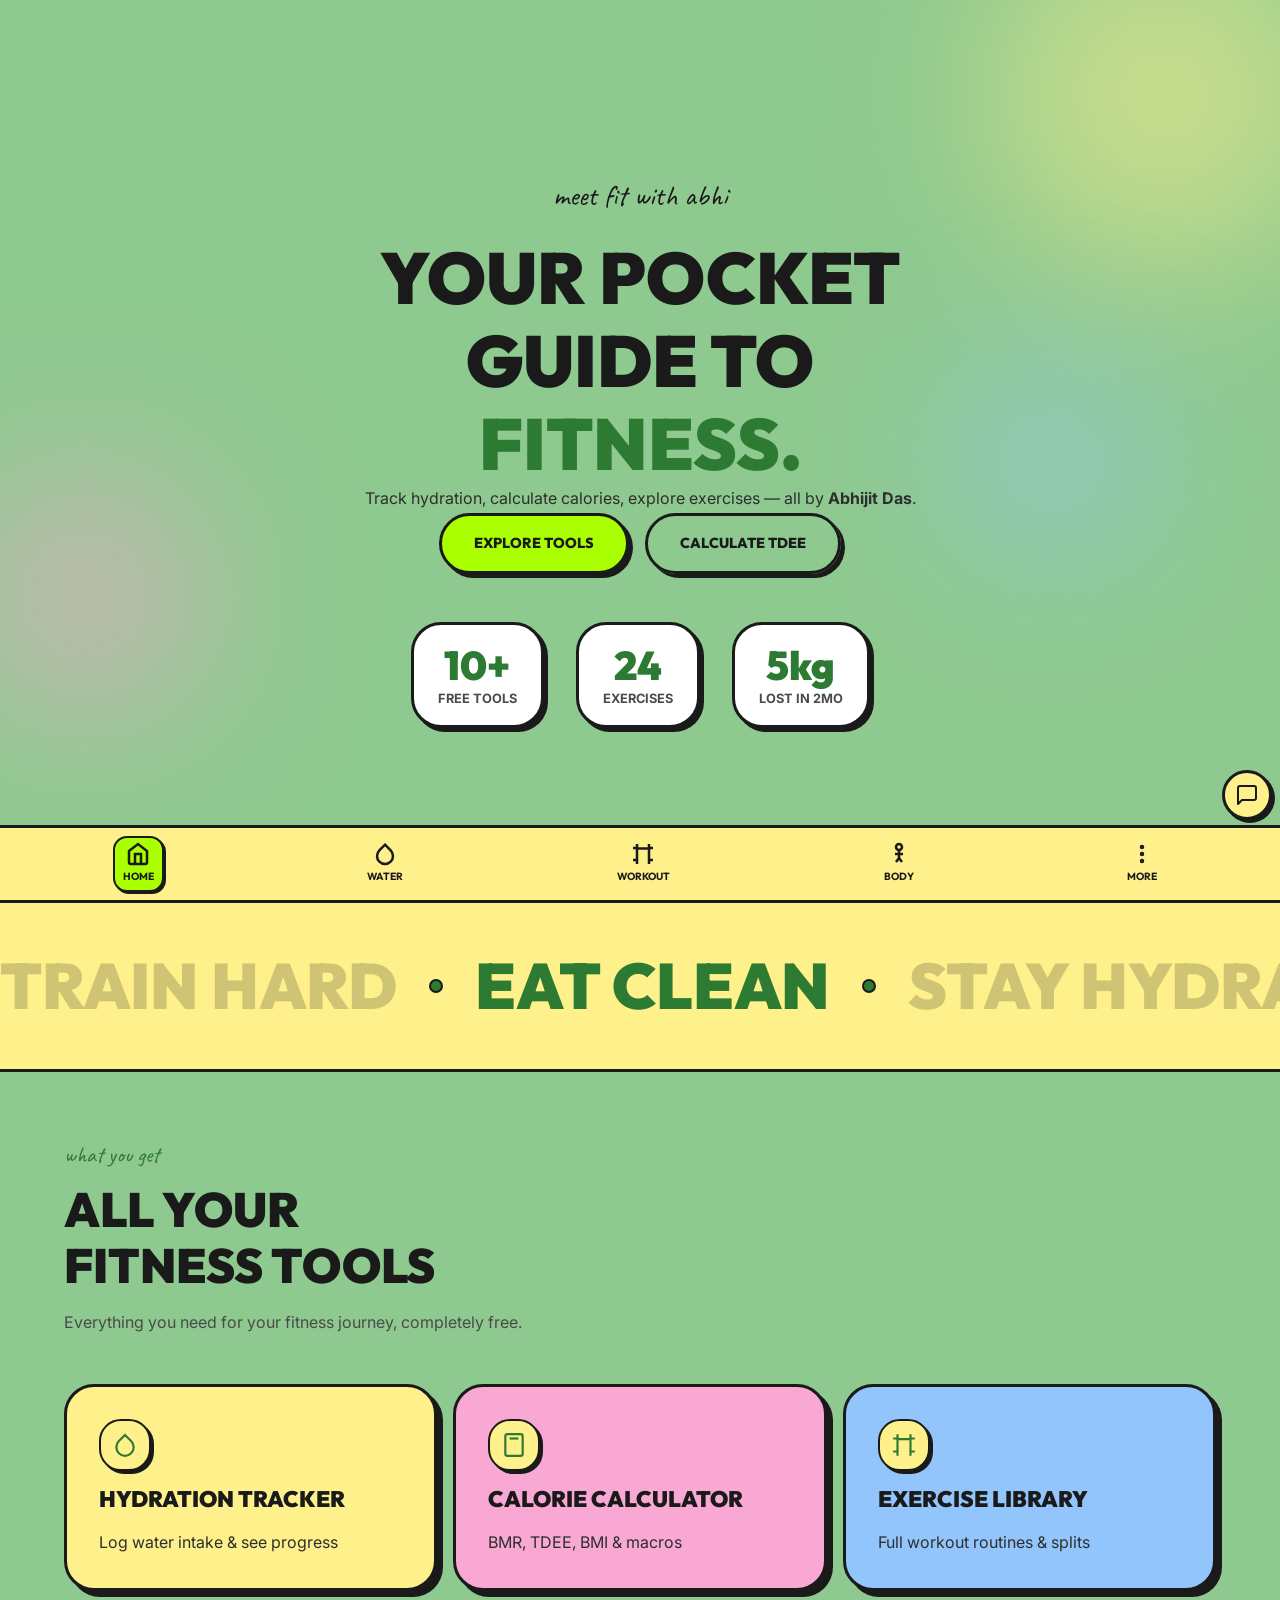
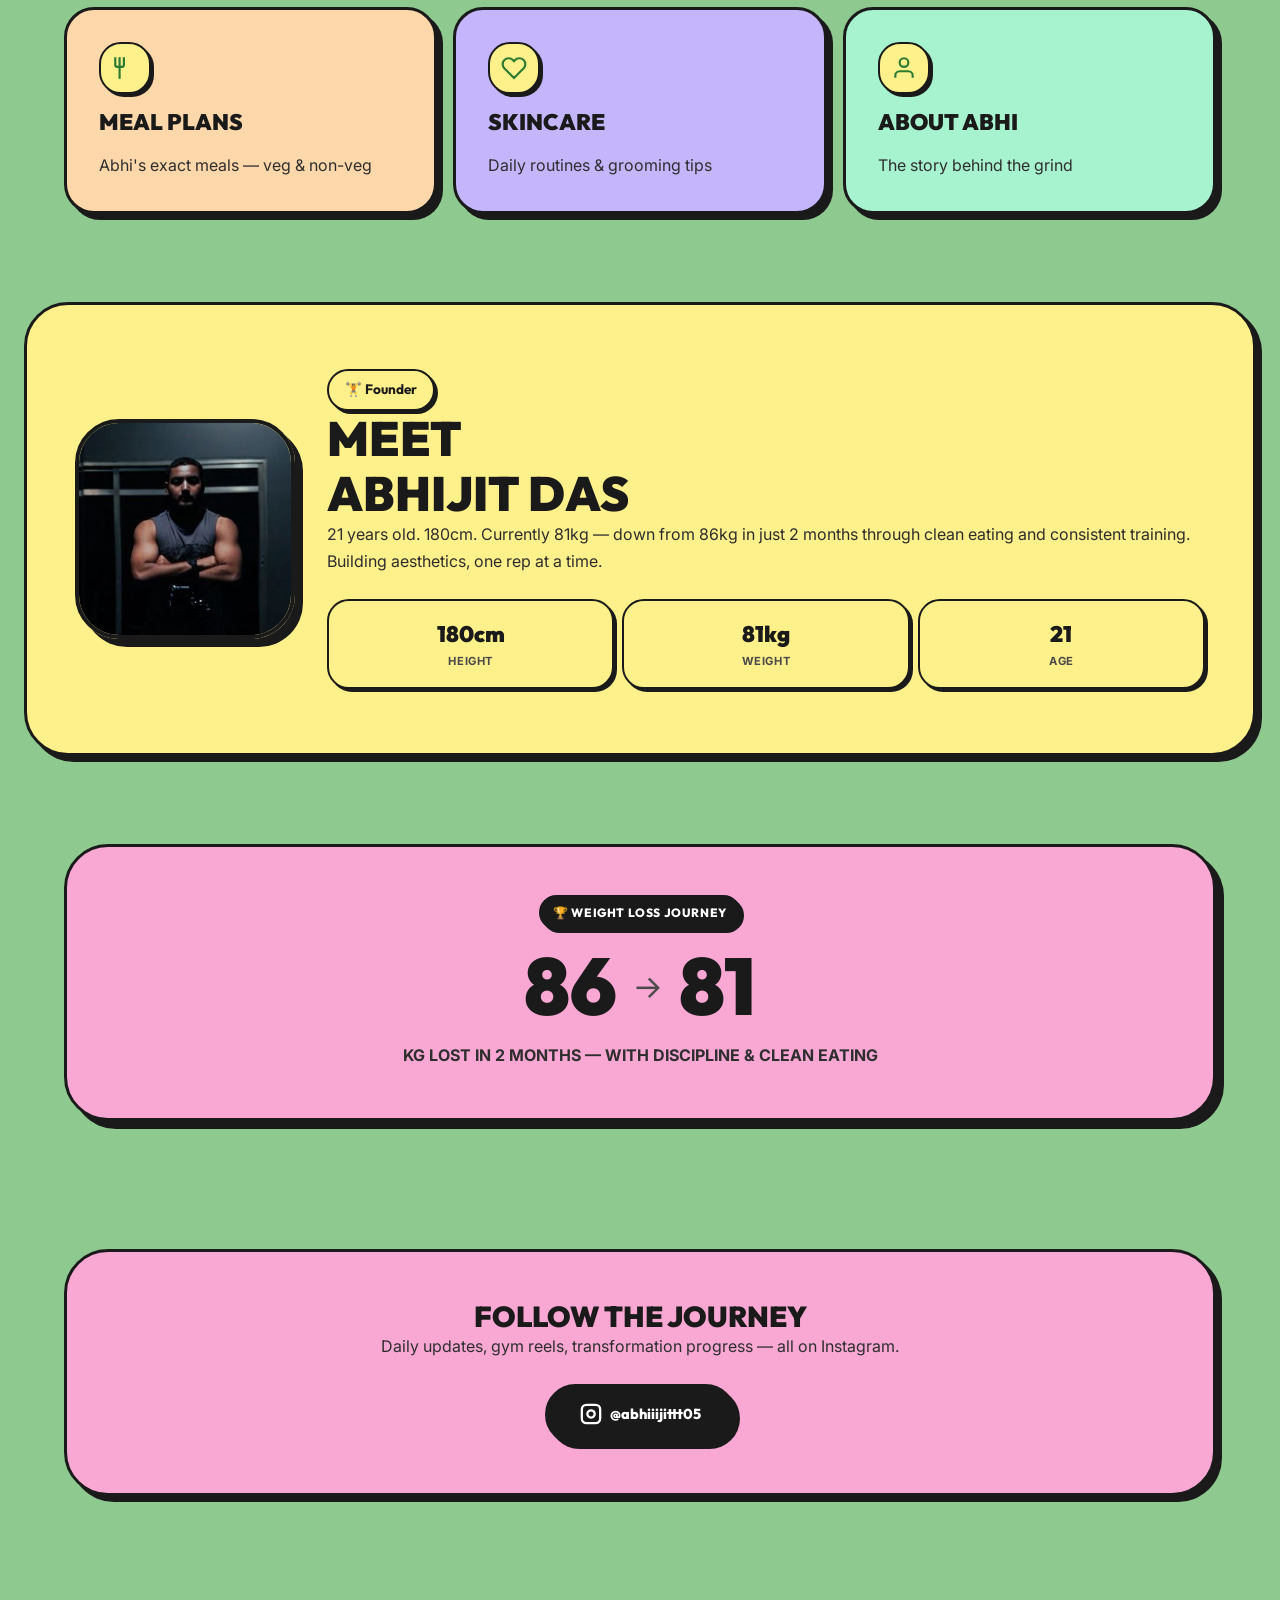
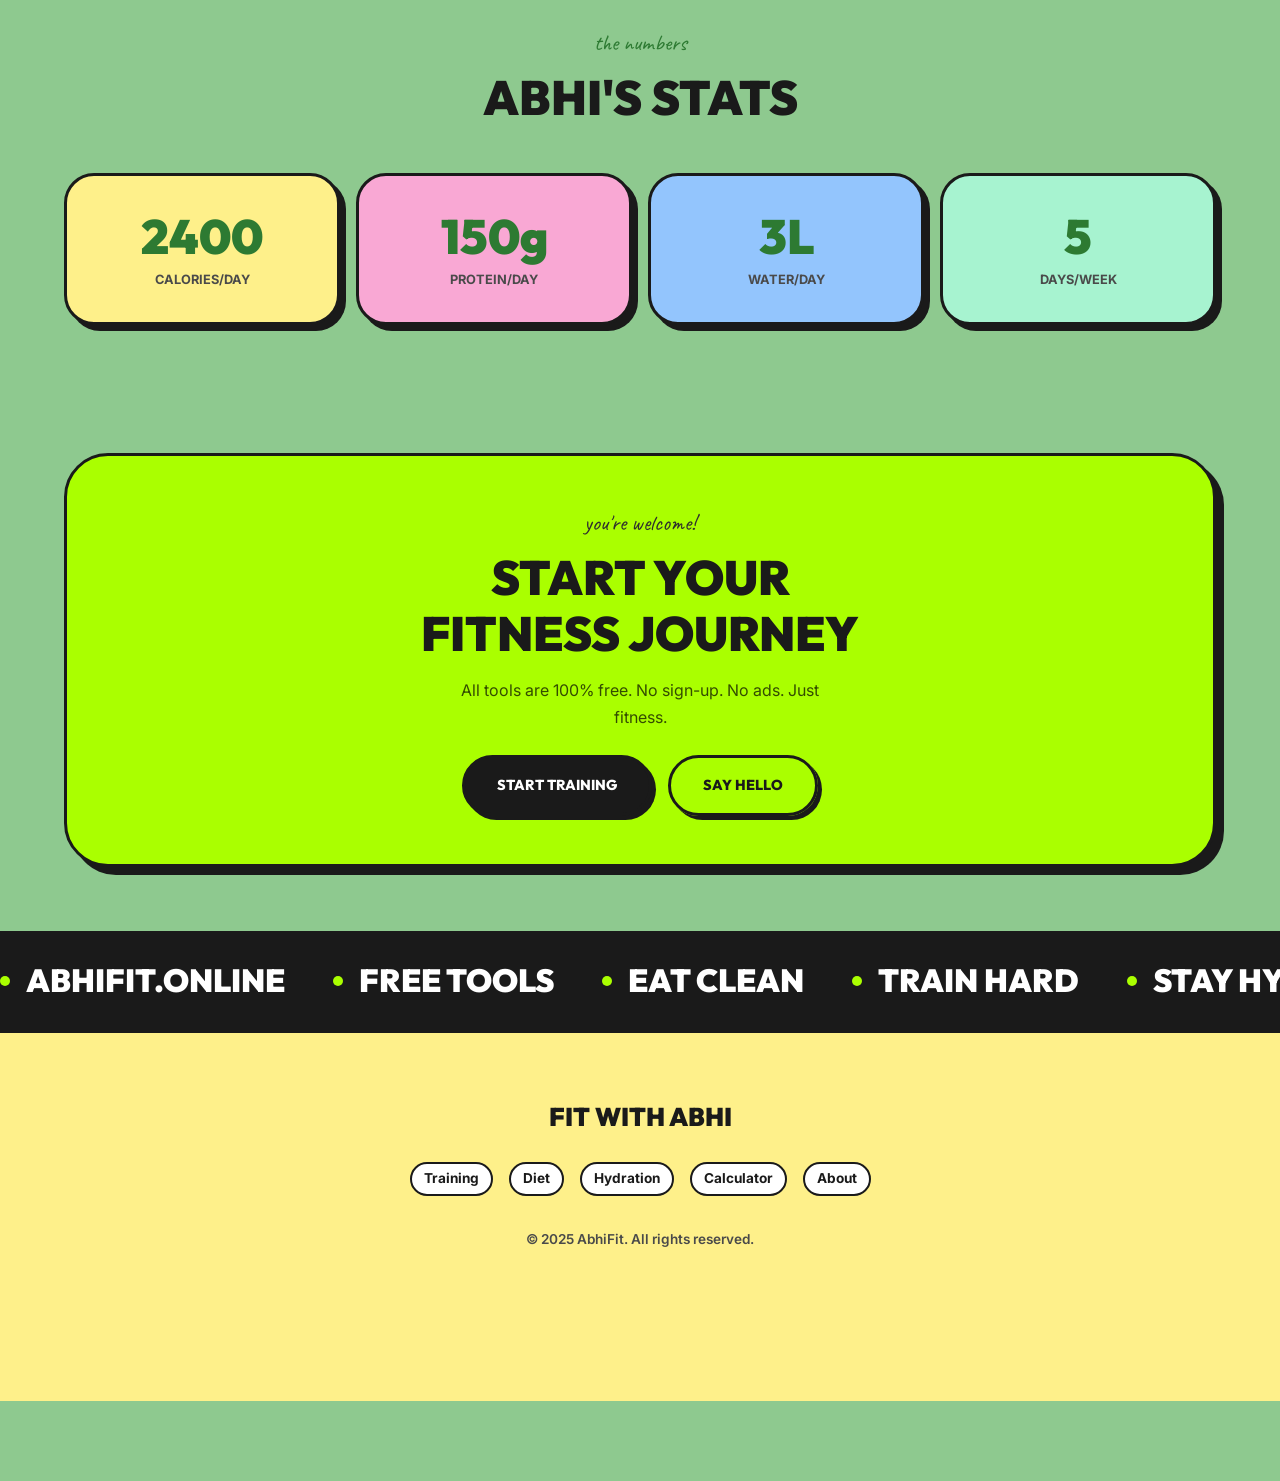
<file: ABJ WEB APP/index.html>
<!DOCTYPE html>
<html lang="en">
<head>
  <meta charset="UTF-8">
  <meta name="viewport" content="width=device-width, initial-scale=1.0, viewport-fit=cover">
  <title>FIT WITH ABHI — Your Personal Fitness Companion</title>
  <meta name="description" content="Fit With Abhi — Your pocket guide to fitness, nutrition, and transformation. Free tools by Abhijit Das.">
  <meta name="theme-color" content="#8EC98F">
  <link rel="icon" href="data:image/svg+xml,<svg xmlns='http://www.w3.org/2000/svg' viewBox='0 0 100 100'><text y='.9em' font-size='90'>💪</text></svg>">

  <!-- Fonts -->
  <link rel="preconnect" href="https://fonts.googleapis.com">
  <link rel="preconnect" href="https://fonts.gstatic.com" crossorigin>
  <link href="https://fonts.googleapis.com/css2?family=Caveat:wght@400;500;600;700&family=Inter:wght@300;400;500;600;700&family=Outfit:wght@300;400;500;600;700;800;900&display=swap" rel="stylesheet">

  <!-- Stylesheet -->
  <link rel="stylesheet" href="styles.css">
</head>
<body>

  <!-- ===== BOTTOM NAVIGATION ===== -->
  <nav class="nav-bottom" id="navBottom"></nav>

  <!-- ===== MORE MENU OVERLAY ===== -->
  <div class="more-menu-overlay" id="moreMenuOverlay"></div>

  <!-- ===== MAIN CONTENT ===== -->
  <main id="app-container"></main>

  <!-- ===== CHATBOT FAB ===== -->
  <a href="https://diet-plan-db50b1.zapier.app/chat" target="_blank" class="chat-fab">
    <svg viewBox="0 0 24 24" fill="none" stroke="currentColor" stroke-width="2" stroke-linecap="round" stroke-linejoin="round">
      <path d="M21 15a2 2 0 0 1-2 2H7l-4 4V5a2 2 0 0 1 2-2h14a2 2 0 0 1 2 2z"></path>
    </svg>
  </a>

  <!-- ===== TOAST ===== -->
  <div class="toast" id="toast"></div>

  <!-- ===== ADMIN LOGIN MODAL ===== -->
  <div class="modal-overlay" id="adminLoginModal">
    <div class="modal-content">
      <button class="close-modal" onclick="document.getElementById('adminLoginModal').classList.remove('active')">&times;</button>
      <h3 style="margin-bottom:var(--space-lg);">ADMIN LOGIN</h3>
      <form id="adminLoginForm">
        <div class="input-group">
          <label class="input-label">Admin ID</label>
          <input type="text" id="adminIdInput" required>
        </div>
        <div class="input-group">
          <label class="input-label">Password</label>
          <input type="password" id="adminPassInput" required>
        </div>
        <button type="submit" class="btn btn-primary" style="width:100%;">LOGIN</button>
        <p id="adminError" style="color:#e53e3e;font-weight:700;margin-top:var(--space-md);display:none;">Invalid credentials</p>
      </form>
    </div>
  </div>

  <!-- ===== ADMIN DASHBOARD MODAL ===== -->
  <div class="modal-overlay" id="adminDashModal">
    <div class="modal-content admin-dashboard">
      <button class="close-modal" onclick="document.getElementById('adminDashModal').classList.remove('active')">&times;</button>
      <h3 style="margin-bottom:var(--space-sm);">CONTENT MANAGER</h3>
      <p style="font-size:0.85rem;color:var(--text-muted);margin-bottom:var(--space-lg);">Edit any text on the site. Changes save to localStorage instantly.</p>
      <div id="adminFieldsContainer"></div>
      <div style="display:flex;gap:var(--space-md);margin-top:var(--space-lg);">
        <button class="btn btn-primary" style="flex:1;" onclick="window.saveAdminChanges()">SAVE CHANGES</button>
        <button class="btn btn-outline" onclick="window.resetContent()">RESET</button>
        <button class="btn btn-outline" onclick="sessionStorage.removeItem('admin_auth');document.getElementById('adminDashModal').classList.remove('active');">LOGOUT</button>
      </div>
    </div>
  </div>

  <!-- ===== SCRIPTS (order matters) ===== -->
  <script src="js/data.js"></script>

  <!-- Components -->
  <script src="js/components/home.js"></script>
  <script src="js/components/diet.js"></script>
  <script src="js/components/training.js"></script>
  <script src="js/components/exercises.js"></script>
  <script src="js/components/bodymap.js"></script>
  <script src="js/components/equipments.js"></script>
  <script src="js/components/hydration.js"></script>
  <script src="js/components/calculator.js"></script>
  <script src="js/components/skincare.js"></script>
  <script src="js/components/about.js"></script>
  <script src="js/components/admin.js"></script>

  <!-- Main App -->
  <script src="app.js"></script>
</body>
</html>
</file>
<file: ABJ WEB APP/styles.css>
/* ============================================================
   FIT WITH ABHI — Pastel Neo-Brutalism Stylesheet
   Inspired by maggie-app / abhifit.online
   ============================================================ */


/* === DESIGN TOKENS === */

:root {
  /* Core Palette */
  --bg-primary: #8EC98F;
  --bg-secondary: #FEF08A;
  --accent: #AAFF00;
  --accent-dark: #2D7A32;
  --text-primary: #1A1A1A;
  --text-secondary: #2E2E2E;
  --text-muted: #4A4A4A;
  --card-bg: #FFFFFF;
  --card-border: #1A1A1A;
  --bg-tertiary: #F5F5F5;

  /* Pastel Spectrum */
  --pastel-green: #8EC98F;
  --pastel-green-light: #B8E6B9;
  --pastel-yellow: #FEF08A;
  --pastel-pink: #F9A8D4;
  --pastel-blue: #93C5FD;
  --pastel-lavender: #C4B5FD;
  --pastel-peach: #FED7AA;
  --pastel-mint: #A7F3D0;
  --pastel-coral: #FCA5A5;

  /* Typography */
  --font-heading: 'Outfit', sans-serif;
  --font-body: 'Inter', sans-serif;
  --font-accent: 'Caveat', cursive;

  /* Spacing Scale */
  --space-xs: 4px;
  --space-sm: 8px;
  --space-md: 16px;
  --space-lg: 24px;
  --space-xl: 32px;
  --space-2xl: 48px;
  --space-3xl: 64px;
  --space-4xl: 80px;

  /* Border Radii */
  --radius-sm: 14px;
  --radius-md: 22px;
  --radius-lg: 30px;
  --radius-xl: 44px;
  --radius-pill: 50px;

  /* Solid Neo-Brutal Shadows (NO blur) */
  --shadow-sm: 4px 4px 0 #1A1A1A;
  --shadow-md: 6px 6px 0 #1A1A1A;
  --shadow-lg: 8px 8px 0 #1A1A1A;

  /* Transitions */
  --transition-fast: 0.2s cubic-bezier(0.4, 0, 0.2, 1);
  --transition-smooth: 0.3s cubic-bezier(0.4, 0, 0.2, 1);
  --transition-bounce: 0.4s cubic-bezier(0.34, 1.56, 0.64, 1);
}


/* === 1. RESET & BASE === */

*,
*::before,
*::after {
  margin: 0;
  padding: 0;
  box-sizing: border-box;
  word-wrap: break-word;
  overflow-wrap: break-word;
}

html {
  scroll-behavior: smooth;
  -webkit-text-size-adjust: 100%;
}

body {
  font-family: var(--font-body);
  font-size: 16px;
  line-height: 1.6;
  color: var(--text-primary);
  background-color: var(--bg-primary);
  -webkit-font-smoothing: antialiased;
  -moz-osx-font-smoothing: grayscale;
  overflow-x: hidden;
}

img,
video,
svg {
  max-width: 100%;
  height: auto;
}
img, video {
  display: block;
}

a {
  text-decoration: none;
  color: inherit;
  transition: var(--transition-fast);
}

ul, ol {
  list-style: none;
}

button {
  font-family: inherit;
  cursor: pointer;
  border: none;
  background: none;
}

h1, h2, h3, h4, h5, h6 {
  font-family: var(--font-heading);
  font-weight: 900;
  text-transform: uppercase;
  line-height: 1.15;
  color: var(--text-primary);
}

h1 { font-size: clamp(2.4rem, 8vw, 4.5rem); }
h2 { font-size: clamp(1.8rem, 6vw, 3rem); }
h3 { font-size: clamp(1.3rem, 4vw, 1.8rem); }
h4 { font-size: clamp(1.1rem, 3vw, 1.4rem); }

p {
  color: var(--text-secondary);
  line-height: 1.7;
}

.font-accent {
  font-family: var(--font-accent);
}


/* === 2. CONTAINER & SECTION === */

.container {
  max-width: 1200px;
  margin: 0 auto;
  padding: 0 var(--space-lg);
}

.section {
  padding: var(--space-3xl) 0;
}

.section-colored {
  border-radius: var(--radius-xl);
  margin: var(--space-lg);
  padding: var(--space-3xl) var(--space-lg);
  border: 3px solid #1A1A1A;
  box-shadow: var(--shadow-md);
}


/* === 3. BOTTOM NAVIGATION (MOBILE-FIRST) === */

.nav-bottom {
  position: fixed;
  bottom: 0;
  left: 0;
  right: 0;
  z-index: 100;
  background: var(--pastel-yellow);
  border-top: 3px solid #1A1A1A;
  padding: var(--space-sm) var(--space-md);
  padding-bottom: max(var(--space-sm), env(safe-area-inset-bottom));
}

.nav-bottom-links {
  display: flex;
  justify-content: space-around;
  align-items: center;
}

.nav-bottom-links a {
  display: flex;
  flex-direction: column;
  align-items: center;
  gap: 3px;
  font-size: 0.65rem;
  font-family: var(--font-heading);
  font-weight: 700;
  text-transform: uppercase;
  padding: var(--space-xs) var(--space-sm);
  border-radius: var(--radius-sm);
  border: 2px solid transparent;
  transition: var(--transition-fast);
  color: var(--text-primary);
}

.nav-bottom-links a svg {
  width: 24px;
  height: 24px;
}

.nav-bottom-links a.active {
  background: var(--accent);
  border: 2px solid #1A1A1A;
  box-shadow: 2px 2px 0 #1A1A1A;
}

.nav-bottom-links a:active {
  transform: scale(0.9);
}

/* Desktop Top Navigation (hidden on mobile) */
.nav-top {
  display: none;
  position: fixed;
  top: 0;
  left: 0;
  right: 0;
  z-index: 100;
  background: rgba(142, 201, 143, 0.92);
  backdrop-filter: blur(12px);
  -webkit-backdrop-filter: blur(12px);
  border-bottom: 3px solid #1A1A1A;
  padding: var(--space-md) var(--space-lg);
}

.nav-top-inner {
  max-width: 1200px;
  margin: 0 auto;
  display: flex;
  justify-content: space-between;
  align-items: center;
}

.nav-top-logo {
  font-family: var(--font-heading);
  font-weight: 900;
  font-size: 1.4rem;
  text-transform: uppercase;
}

.nav-top-links {
  display: flex;
  gap: var(--space-sm);
  align-items: center;
}

.nav-top-links a {
  font-family: var(--font-heading);
  font-weight: 700;
  font-size: 0.85rem;
  text-transform: uppercase;
  padding: var(--space-xs) var(--space-md);
  border-radius: var(--radius-sm);
  border: 2px solid transparent;
  transition: var(--transition-fast);
}

.nav-top-links a:hover,
.nav-top-links a.active {
  background: var(--accent);
  border-color: #1A1A1A;
  box-shadow: 2px 2px 0 #1A1A1A;
}


/* === 4. CARDS (NEO-BRUTALIST) === */

.card {
  background: var(--card-bg);
  border-radius: var(--radius-lg);
  padding: var(--space-xl);
  border: 3px solid #1A1A1A;
  box-shadow: var(--shadow-md);
  transition: var(--transition-smooth);
}

.card:hover {
  transform: translate(-3px, -3px);
  box-shadow: 10px 10px 0 #1A1A1A;
}

/* Card Color Variants */
.card-pastel-yellow { background: var(--pastel-yellow); }
.card-pastel-pink   { background: var(--pastel-pink); }
.card-pastel-blue   { background: var(--pastel-blue); }
.card-pastel-green  { background: var(--pastel-green-light); }
.card-pastel-lavender { background: var(--pastel-lavender); }
.card-pastel-peach  { background: var(--pastel-peach); }
.card-pastel-mint   { background: var(--pastel-mint); }
.card-pastel-coral  { background: var(--pastel-coral); }


/* === 5. BUTTONS === */

.btn {
  display: inline-flex;
  align-items: center;
  justify-content: center;
  gap: var(--space-sm);
  padding: var(--space-md) var(--space-xl);
  border-radius: var(--radius-pill);
  font-family: var(--font-heading);
  font-weight: 800;
  font-size: 0.9rem;
  text-transform: uppercase;
  border: 3px solid #1A1A1A;
  box-shadow: var(--shadow-sm);
  cursor: pointer;
  transition: var(--transition-fast);
  white-space: nowrap;
}

.btn:hover,
.btn:active {
  transform: translate(3px, 3px);
  box-shadow: 1px 1px 0 #1A1A1A;
}

.btn-primary {
  background: var(--accent);
  color: var(--text-primary);
}

.btn-secondary {
  background: var(--text-primary);
  color: #FFFFFF;
}

.btn-outline {
  background: transparent;
  color: var(--text-primary);
}


/* === 6. BADGES === */

.badge {
  display: inline-flex;
  align-items: center;
  gap: 6px;
  padding: 7px 16px;
  border-radius: var(--radius-pill);
  font-family: var(--font-heading);
  font-weight: 800;
  font-size: 0.75rem;
  text-transform: uppercase;
  border: 2px solid #1A1A1A;
  box-shadow: 3px 3px 0 #1A1A1A;
}

.badge-accent {
  background: var(--accent);
  color: var(--text-primary);
}

.badge-dark {
  background: var(--text-primary);
  color: #FFFFFF;
}


/* === 7. BENTO GRID === */

.bento-grid {
  display: grid;
  grid-template-columns: repeat(2, 1fr);
  gap: var(--space-md);
}

.bento-card {
  background: var(--card-bg);
  border-radius: var(--radius-lg);
  padding: var(--space-xl);
  border: 3px solid #1A1A1A;
  box-shadow: var(--shadow-md);
  display: flex;
  flex-direction: column;
  gap: var(--space-md);
  min-height: 190px;
  transition: var(--transition-fast);
}

.bento-card:active {
  transform: translate(3px, 3px);
  box-shadow: 2px 2px 0 #1A1A1A;
}

/* Bento Nth-child Colors */
.bento-card:nth-child(1) { background: var(--pastel-yellow); }
.bento-card:nth-child(2) { background: var(--pastel-pink); }
.bento-card:nth-child(3) { background: var(--pastel-blue); }
.bento-card:nth-child(4) { background: var(--pastel-peach); }
.bento-card:nth-child(5) { background: var(--pastel-lavender); }
.bento-card:nth-child(6) { background: var(--pastel-mint); }

.bento-card-large {
  grid-column: span 2;
}

.bento-icon {
  width: 52px;
  height: 52px;
  background: var(--pastel-yellow);
  border-radius: var(--radius-md);
  border: 2px solid #1A1A1A;
  box-shadow: 3px 3px 0 #1A1A1A;
  display: flex;
  align-items: center;
  justify-content: center;
}


/* === 8. HERO SECTION === */

.hero {
  min-height: 100vh;
  min-height: 100dvh;
  display: flex;
  flex-direction: column;
  align-items: center;
  justify-content: center;
  text-align: center;
  padding: var(--space-3xl) var(--space-lg);
  position: relative;
  overflow: hidden;
  background: var(--bg-primary);
}

.hero-bg-shapes {
  position: absolute;
  inset: 0;
  pointer-events: none;
  z-index: 1;
}

.hero-bg-shapes .shape {
  position: absolute;
  border-radius: 50%;
  filter: blur(80px);
  opacity: 0.5;
  animation: float 6s ease-in-out infinite;
}

.hero-content {
  position: relative;
  z-index: 2;
  max-width: 700px;
}

.hero-label {
  font-family: var(--font-accent);
  font-size: clamp(1.2rem, 4vw, 1.8rem);
  margin-bottom: var(--space-md);
  color: var(--text-primary);
}

.hero-cta {
  display: flex;
  gap: var(--space-md);
  justify-content: center;
  align-items: center;
  flex-wrap: wrap;
}

.hero-stats {
  display: flex;
  gap: var(--space-xl);
  margin-top: var(--space-2xl);
  justify-content: center;
  align-items: center;
  flex-wrap: wrap;
}

.hero-stat {
  background: var(--card-bg);
  padding: var(--space-md) var(--space-lg);
  border-radius: var(--radius-lg);
  border: 3px solid #1A1A1A;
  box-shadow: var(--shadow-sm);
}

.hero-stat-value {
  font-family: var(--font-heading);
  font-weight: 900;
  font-size: clamp(1.8rem, 5vw, 2.5rem);
  color: var(--accent-dark);
  line-height: 1.2;
}

.hero-stat-label {
  font-size: 0.8rem;
  text-transform: uppercase;
  font-weight: 700;
  color: var(--text-muted);
}


/* === 9. MARQUEE === */

.marquee-section {
  overflow: hidden;
  padding: var(--space-xl) 0;
  border-top: 3px solid #1A1A1A;
  border-bottom: 3px solid #1A1A1A;
  background: var(--pastel-yellow);
}

.marquee-track {
  display: flex;
  gap: var(--space-xl);
  animation: marquee 20s linear infinite;
  width: max-content;
}

.marquee-item {
  font-family: var(--font-heading);
  font-weight: 900;
  font-size: clamp(2rem, 6vw, 4rem);
  text-transform: uppercase;
  white-space: nowrap;
  opacity: 0.2;
  color: var(--text-primary);
}

.marquee-item.accent {
  opacity: 1;
  color: var(--accent-dark);
}

.marquee-dot {
  width: 14px;
  height: 14px;
  border-radius: 50%;
  background: var(--accent-dark);
  border: 2px solid #1A1A1A;
  display: inline-block;
  flex-shrink: 0;
}


/* === 10. SECTION HEADERS === */

.section-label {
  font-family: var(--font-accent);
  font-size: 1.4rem;
  color: var(--accent-dark);
  margin-bottom: var(--space-sm);
  text-transform: lowercase;
}

.section-title {
  margin-bottom: var(--space-md);
}

.section-subtitle {
  max-width: 600px;
  color: var(--text-muted);
  line-height: 1.7;
}


/* === 11. ABOUT SECTION === */

.about-grid {
  display: grid;
  grid-template-columns: 1fr;
  gap: var(--space-xl);
  align-items: center;
}

.about-avatar {
  width: 220px;
  height: 220px;
  border-radius: var(--radius-xl);
  overflow: hidden;
  border: 4px solid #1A1A1A;
  box-shadow: var(--shadow-lg);
  margin: 0 auto;
}

.about-avatar img {
  width: 100%;
  height: 100%;
  object-fit: cover;
}

.about-tag {
  display: inline-flex;
  align-items: center;
  gap: var(--space-xs);
  background: var(--pastel-yellow);
  padding: var(--space-sm) var(--space-md);
  border-radius: var(--radius-pill);
  border: 2px solid #1A1A1A;
  box-shadow: 3px 3px 0 #1A1A1A;
  font-family: var(--font-heading);
  font-weight: 700;
  font-size: 0.85rem;
}

.about-stats-grid {
  display: grid;
  grid-template-columns: repeat(3, 1fr);
  gap: var(--space-sm);
  margin-top: var(--space-lg);
}

.about-stat-chip {
  background: var(--pastel-yellow);
  border-radius: var(--radius-md);
  padding: var(--space-md);
  text-align: center;
  border: 2px solid #1A1A1A;
  box-shadow: 3px 3px 0 #1A1A1A;
}

.about-stat-chip .stat-value {
  font-family: var(--font-heading);
  font-weight: 900;
  font-size: 1.4rem;
  color: var(--accent-dark);
}

.about-stat-chip .stat-label {
  font-size: 0.75rem;
  text-transform: uppercase;
  font-weight: 700;
  color: var(--text-muted);
}


/* === 12. INSTAGRAM SECTION === */

.instagram-section {
  background: var(--pastel-pink);
  border: 3px solid #1A1A1A;
  border-radius: var(--radius-xl);
  padding: var(--space-2xl);
  text-align: center;
  box-shadow: var(--shadow-md);
}

.instagram-link {
  display: inline-flex;
  align-items: center;
  gap: var(--space-sm);
  background: #1A1A1A;
  color: #FFFFFF;
  padding: var(--space-md) var(--space-xl);
  border-radius: var(--radius-pill);
  font-family: var(--font-heading);
  font-weight: 800;
  font-size: 0.9rem;
  border: 3px solid #1A1A1A;
  box-shadow: var(--shadow-sm);
  transition: var(--transition-fast);
}

.instagram-link:hover {
  transform: translate(3px, 3px);
  box-shadow: 1px 1px 0 #1A1A1A;
}


/* === 13. TRANSFORMATION CARD === */

.transform-card {
  background: var(--pastel-yellow);
  border-radius: var(--radius-xl);
  padding: var(--space-2xl);
  text-align: center;
  border: 3px solid #1A1A1A;
  box-shadow: var(--shadow-lg);
}

.transform-numbers {
  display: flex;
  justify-content: center;
  align-items: center;
  gap: var(--space-md);
}

.transform-num {
  font-family: var(--font-heading);
  font-weight: 900;
  font-size: clamp(3rem, 10vw, 5rem);
  line-height: 1;
  color: var(--text-primary);
}


/* === 14. STATS ROW === */

.stats-row {
  display: flex;
  gap: var(--space-md);
  flex-wrap: wrap;
  justify-content: center;
}

.stat-card {
  background: var(--card-bg);
  border: 3px solid #1A1A1A;
  border-radius: var(--radius-lg);
  padding: var(--space-xl);
  text-align: center;
  flex: 1;
  min-width: 140px;
  box-shadow: var(--shadow-md);
}

.stat-number {
  font-family: var(--font-heading);
  font-weight: 900;
  font-size: clamp(2rem, 6vw, 3rem);
  color: var(--accent-dark);
  line-height: 1.2;
}

.stat-label {
  font-size: 0.8rem;
  text-transform: uppercase;
  font-weight: 700;
  color: var(--text-muted);
  margin-top: var(--space-xs);
}


/* === 15. SCROLL BANNER === */

.scroll-banner {
  background: var(--text-primary);
  color: #FFFFFF;
  padding: var(--space-lg) 0;
  overflow: hidden;
}

.scroll-banner-track {
  display: flex;
  gap: var(--space-2xl);
  animation: marquee 15s linear infinite;
  width: max-content;
}

.scroll-banner-item {
  font-family: var(--font-heading);
  font-weight: 900;
  font-size: clamp(1.2rem, 4vw, 2rem);
  text-transform: uppercase;
  white-space: nowrap;
  display: flex;
  align-items: center;
  gap: var(--space-md);
}

.scroll-banner-item .dot {
  width: 10px;
  height: 10px;
  border-radius: 50%;
  background: var(--accent);
  flex-shrink: 0;
}


/* === 16. MEAL CARDS === */

.meal-card {
  background: var(--card-bg);
  border: 3px solid #1A1A1A;
  border-radius: var(--radius-lg);
  padding: var(--space-xl);
  box-shadow: var(--shadow-md);
}

/* Meal Card Nth-child Colors */
.meal-card:nth-child(1) { background: var(--pastel-yellow); }
.meal-card:nth-child(2) { background: var(--pastel-pink); }
.meal-card:nth-child(3) { background: var(--pastel-blue); }
.meal-card:nth-child(4) { background: var(--pastel-peach); }

.meal-card-header {
  display: flex;
  gap: var(--space-md);
  align-items: center;
  margin-bottom: var(--space-lg);
}

.meal-number {
  width: 44px;
  height: 44px;
  border-radius: 50%;
  background: #1A1A1A;
  color: #FFFFFF;
  font-family: var(--font-heading);
  font-weight: 900;
  display: flex;
  align-items: center;
  justify-content: center;
  flex-shrink: 0;
  font-size: 1.1rem;
}

.meal-items {
  display: flex;
  flex-direction: column;
  gap: var(--space-sm);
  margin-bottom: var(--space-lg);
}

.meal-item {
  display: flex;
  justify-content: space-between;
  align-items: center;
  padding: var(--space-sm) 0;
  border-bottom: 2px dashed rgba(0, 0, 0, 0.1);
}

.meal-macros {
  display: grid;
  grid-template-columns: repeat(4, 1fr);
  gap: var(--space-sm);
}

.macro-chip {
  text-align: center;
  padding: var(--space-sm);
  background: rgba(255, 255, 255, 0.6);
  border-radius: var(--radius-sm);
  border: 2px solid #1A1A1A;
}

.macro-chip .macro-value {
  font-family: var(--font-heading);
  font-weight: 900;
  font-size: 1rem;
}

.macro-chip .macro-label {
  font-size: 0.65rem;
  text-transform: uppercase;
  font-weight: 700;
  color: var(--text-muted);
}


/* === 17. TOGGLE PILLS === */

.toggle-pills {
  display: flex;
  background: var(--card-bg);
  border-radius: var(--radius-pill);
  padding: 4px;
  gap: 4px;
  border: 3px solid #1A1A1A;
  box-shadow: var(--shadow-sm);
}

.toggle-pill {
  flex: 1;
  padding: var(--space-sm) var(--space-md);
  border-radius: var(--radius-pill);
  font-family: var(--font-heading);
  font-weight: 800;
  font-size: 0.85rem;
  text-align: center;
  text-transform: uppercase;
  cursor: pointer;
  border: 2px solid transparent;
  background: transparent;
  transition: var(--transition-fast);
}

.toggle-pill.active {
  background: var(--accent);
  border: 2px solid #1A1A1A;
}


/* === 18. TRAINING DAY CARD === */

.day-card {
  background: var(--card-bg);
  border: 3px solid #1A1A1A;
  border-radius: var(--radius-lg);
  overflow: hidden;
  box-shadow: var(--shadow-md);
  margin-bottom: var(--space-md);
}

/* Alternating Day Card Colors */
.day-card:nth-child(odd)  { background: var(--pastel-yellow); }
.day-card:nth-child(even) { background: var(--pastel-pink); }

.day-card-header {
  padding: var(--space-lg);
  display: flex;
  justify-content: space-between;
  align-items: center;
  cursor: pointer;
}

.day-badge {
  background: #1A1A1A;
  color: #FFFFFF;
  padding: var(--space-sm) var(--space-md);
  border-radius: var(--radius-pill);
  font-family: var(--font-heading);
  font-weight: 700;
  font-size: 0.8rem;
}

.day-card-body {
  padding: 0 var(--space-lg) var(--space-lg);
  display: none;
}

.day-card.expanded .day-card-body {
  display: block;
  animation: slideDown 0.3s ease;
}

.day-exercise {
  display: flex;
  justify-content: space-between;
  align-items: center;
  padding: var(--space-md) 0;
  border-bottom: 2px dashed rgba(0, 0, 0, 0.1);
}

.day-exercise:last-child {
  border-bottom: none;
}


/* === 19. HYDRATION === */

.progress-ring-container {
  position: relative;
  width: 200px;
  height: 200px;
  margin: 0 auto;
}

.water-buttons {
  display: grid;
  grid-template-columns: repeat(3, 1fr);
  gap: var(--space-md);
}

.water-btn {
  display: flex;
  flex-direction: column;
  align-items: center;
  gap: var(--space-sm);
  padding: var(--space-lg) var(--space-md);
  background: var(--card-bg);
  border: 3px solid #1A1A1A;
  border-radius: var(--radius-lg);
  font-family: var(--font-heading);
  font-weight: 800;
  font-size: 1rem;
  cursor: pointer;
  box-shadow: var(--shadow-sm);
  transition: var(--transition-fast);
}

.water-btn:active {
  transform: translate(3px, 3px);
  box-shadow: 1px 1px 0 #1A1A1A;
  border-color: #4facfe;
  background: var(--pastel-blue);
}


/* === 20. CALCULATOR INPUTS === */

.input-group {
  margin-bottom: var(--space-lg);
}

.input-label {
  font-family: var(--font-heading);
  font-weight: 700;
  font-size: 0.9rem;
  display: flex;
  justify-content: space-between;
  align-items: center;
  margin-bottom: var(--space-sm);
}

.input-value {
  color: var(--accent-dark);
  font-size: 1.1rem;
  font-weight: 800;
}

/* Range Input Styling */
input[type="range"] {
  -webkit-appearance: none;
  appearance: none;
  width: 100%;
  height: 10px;
  background: var(--pastel-green-light);
  border-radius: 5px;
  border: 2px solid #1A1A1A;
  outline: none;
}

input[type="range"]::-webkit-slider-thumb {
  -webkit-appearance: none;
  appearance: none;
  width: 30px;
  height: 30px;
  border-radius: 50%;
  background: var(--accent);
  border: 3px solid #1A1A1A;
  box-shadow: 3px 3px 0 #1A1A1A;
  cursor: pointer;
}

input[type="range"]::-moz-range-thumb {
  width: 30px;
  height: 30px;
  border-radius: 50%;
  background: var(--accent);
  border: 3px solid #1A1A1A;
  box-shadow: 3px 3px 0 #1A1A1A;
  cursor: pointer;
}

/* Text & Number Inputs */
input[type="text"],
input[type="number"],
input[type="email"],
input[type="password"],
textarea,
select {
  width: 100%;
  padding: var(--space-md) var(--space-lg);
  background: var(--card-bg);
  border: 3px solid #1A1A1A;
  border-radius: var(--radius-md);
  box-shadow: var(--shadow-sm);
  font-family: var(--font-body);
  font-size: 1rem;
  color: var(--text-primary);
  outline: none;
  transition: var(--transition-fast);
}

input[type="text"]:focus,
input[type="number"]:focus,
input[type="email"]:focus,
input[type="password"]:focus,
textarea:focus,
select:focus {
  border-color: var(--accent-dark);
}


/* === 21. ACTIVITY CARDS (CALCULATOR) === */

.activity-cards {
  display: grid;
  grid-template-columns: repeat(2, 1fr);
  gap: var(--space-sm);
}

.activity-card {
  padding: var(--space-md);
  background: var(--card-bg);
  border: 3px solid #1A1A1A;
  border-radius: var(--radius-md);
  text-align: center;
  cursor: pointer;
  box-shadow: var(--shadow-sm);
  transition: var(--transition-fast);
}

.activity-card.active {
  background: var(--accent);
  transform: translate(2px, 2px);
  box-shadow: 1px 1px 0 #1A1A1A;
}


/* === 22. RESULT BOARD === */

.result-board {
  background: var(--card-bg);
  border: 3px solid #1A1A1A;
  border-radius: var(--radius-xl);
  padding: var(--space-xl);
  margin-top: var(--space-xl);
  box-shadow: var(--shadow-lg);
}

.result-board-header {
  display: flex;
  gap: var(--space-md);
  align-items: center;
  margin-bottom: var(--space-lg);
  padding-bottom: var(--space-md);
  border-bottom: 3px solid #1A1A1A;
}

.result-row {
  display: flex;
  justify-content: space-between;
  align-items: center;
  padding: var(--space-md) 0;
  border-bottom: 2px dashed #E0E0E0;
}

.result-row:last-child {
  border-bottom: none;
}

.result-label {
  font-weight: 600;
  font-size: 0.9rem;
  color: var(--text-secondary);
}

.result-value {
  font-family: var(--font-heading);
  font-weight: 800;
  font-size: 1.1rem;
  color: #1A6B1E;
}


/* === 23. SKINCARE & SUPPLEMENT CARDS === */

.skincare-card {
  background: var(--pastel-pink);
  border-radius: var(--radius-xl);
  padding: var(--space-xl);
  border: 3px solid #1A1A1A;
  box-shadow: var(--shadow-md);
}

.supplement-card {
  background: var(--pastel-blue);
  border-radius: var(--radius-xl);
  padding: var(--space-xl);
  border: 3px solid #1A1A1A;
  box-shadow: var(--shadow-md);
}


/* === 24. CHATBOT === */

.chatbot-fab {
  position: fixed;
  bottom: 90px;
  right: var(--space-lg);
  width: 56px;
  height: 56px;
  border-radius: 50%;
  background: var(--accent);
  border: 3px solid #1A1A1A;
  box-shadow: var(--shadow-sm);
  z-index: 200;
  display: flex;
  align-items: center;
  justify-content: center;
  cursor: pointer;
  transition: var(--transition-bounce);
}

.chatbot-fab:hover {
  transform: scale(1.1);
}

.chatbot-fab:active {
  transform: translate(3px, 3px) scale(0.95);
  box-shadow: 1px 1px 0 #1A1A1A;
}

.chatbot-modal {
  position: fixed;
  bottom: 160px;
  right: var(--space-lg);
  width: 350px;
  max-height: 500px;
  background: var(--card-bg);
  border: 3px solid #1A1A1A;
  border-radius: var(--radius-xl);
  box-shadow: var(--shadow-lg);
  z-index: 200;
  display: none;
  flex-direction: column;
  overflow: hidden;
}

.chatbot-modal.open {
  display: flex;
}

.chatbot-header {
  padding: var(--space-md) var(--space-lg);
  background: var(--pastel-peach);
  border-bottom: 3px solid #1A1A1A;
  display: flex;
  justify-content: space-between;
  align-items: center;
}

.chatbot-header h4 {
  font-size: 1rem;
  margin: 0;
}

.chatbot-body {
  flex: 1;
  overflow-y: auto;
  padding: var(--space-md);
}

.chatbot-input-area {
  padding: var(--space-md);
  border-top: 3px solid #1A1A1A;
  display: flex;
  gap: var(--space-sm);
}

.chatbot-input-area input {
  flex: 1;
}


/* === 25. FOOTER === */

.footer {
  padding: var(--space-3xl) var(--space-lg) calc(var(--space-4xl) + 70px);
  text-align: center;
  border-top: 3px solid #1A1A1A;
  background: var(--pastel-yellow);
}

.footer-logo {
  font-family: var(--font-heading);
  font-weight: 900;
  font-size: 1.6rem;
  display: flex;
  align-items: center;
  justify-content: center;
  gap: var(--space-sm);
  margin-bottom: var(--space-lg);
}

.footer-links {
  display: flex;
  flex-wrap: wrap;
  justify-content: center;
  gap: var(--space-md);
  margin-bottom: var(--space-xl);
}

.footer-links a {
  font-size: 0.85rem;
  font-weight: 700;
  background: var(--card-bg);
  padding: 4px 12px;
  border-radius: var(--radius-pill);
  border: 2px solid #1A1A1A;
  transition: var(--transition-fast);
}

.footer-links a:hover {
  background: var(--accent);
  transform: translate(2px, 2px);
}

.footer-credit {
  font-size: 0.8rem;
  color: var(--text-muted);
}


/* === 26. ADMIN MODAL === */

.modal-overlay {
  position: fixed;
  inset: 0;
  background: rgba(0, 0, 0, 0.5);
  z-index: 1000;
  display: none;
  align-items: center;
  justify-content: center;
}

.modal-overlay.active {
  display: flex;
}

.modal-content {
  background: var(--pastel-yellow);
  border: 3px solid #1A1A1A;
  border-radius: var(--radius-xl);
  padding: var(--space-2xl);
  width: 90%;
  max-width: 500px;
  box-shadow: var(--shadow-lg);
  position: relative;
}

.admin-dashboard {
  max-width: 700px;
  max-height: 85vh;
  overflow-y: auto;
}

.admin-section {
  background: var(--card-bg);
  padding: var(--space-lg);
  border: 2px solid #1A1A1A;
  border-radius: var(--radius-md);
  margin-bottom: var(--space-md);
  box-shadow: var(--shadow-sm);
}

.admin-section h3 {
  margin-bottom: var(--space-md);
  border-bottom: 2px dashed #1A1A1A;
  padding-bottom: var(--space-sm);
}

.close-modal {
  position: absolute;
  top: var(--space-md);
  right: var(--space-lg);
  background: transparent;
  border: none;
  font-size: 2rem;
  cursor: pointer;
  line-height: 1;
  color: var(--text-primary);
}


/* === 27. TOAST === */

.toast {
  position: fixed;
  bottom: 90px;
  left: 50%;
  transform: translateX(-50%) translateY(100px);
  background: #1A1A1A;
  color: #FFFFFF;
  padding: var(--space-md) var(--space-xl);
  border-radius: var(--radius-pill);
  font-family: var(--font-heading);
  font-weight: 800;
  font-size: 0.85rem;
  z-index: 2000;
  opacity: 0;
  pointer-events: none;
  border: 3px solid var(--accent);
  box-shadow: var(--shadow-md);
  transition: var(--transition-smooth);
  white-space: nowrap;
}

.toast.show {
  opacity: 1;
  transform: translateX(-50%) translateY(0);
}


/* === 28. FAQ ITEMS === */

.faq-item {
  background: var(--card-bg);
  border: 3px solid #1A1A1A;
  border-radius: var(--radius-lg);
  margin-bottom: var(--space-md);
  box-shadow: var(--shadow-sm);
  overflow: hidden;
}

.faq-header {
  padding: var(--space-lg);
  display: flex;
  justify-content: space-between;
  align-items: center;
  cursor: pointer;
}

.faq-header h4 {
  margin: 0;
  font-size: 1rem;
}

.faq-icon {
  transition: var(--transition-fast);
  font-size: 1.4rem;
  line-height: 1;
}

.faq-body {
  max-height: 0;
  overflow: hidden;
  transition: max-height 0.3s ease;
}

.faq-item.expanded .faq-body {
  max-height: 300px;
  padding: 0 var(--space-lg) var(--space-lg);
}

.faq-item.expanded .faq-icon {
  transform: rotate(45deg);
}


/* === 29. ANIMATIONS === */

@keyframes float {
  0%, 100% { transform: translateY(0) rotate(0deg); }
  50%      { transform: translateY(-30px) rotate(5deg); }
}

@keyframes marquee {
  0%   { transform: translateX(0); }
  100% { transform: translateX(-50%); }
}

@keyframes slideDown {
  from { opacity: 0; transform: translateY(-10px); }
  to   { opacity: 1; transform: translateY(0); }
}

@keyframes slideUp {
  from { opacity: 0; transform: translateY(10px); }
  to   { opacity: 1; transform: translateY(0); }
}

@keyframes fadeIn {
  from { opacity: 0; }
  to   { opacity: 1; }
}

@keyframes waterPop {
  0%   { transform: scale(0.8); opacity: 0; }
  60%  { transform: scale(1.15); }
  100% { transform: scale(1); opacity: 1; }
}

@keyframes bounce {
  0%, 100% { transform: translateY(0); }
  50%      { transform: translateY(-8px); }
}

/* Scroll Reveal */
.reveal {
  opacity: 0;
  transform: translateY(30px);
  transition: opacity 0.6s ease, transform 0.6s ease;
}

.reveal.visible {
  opacity: 1;
  transform: translateY(0);
}

.reveal-delay-1 { transition-delay: 0.1s; }
.reveal-delay-2 { transition-delay: 0.2s; }
.reveal-delay-3 { transition-delay: 0.3s; }
.reveal-delay-4 { transition-delay: 0.4s; }
.reveal-delay-5 { transition-delay: 0.5s; }


/* === 30. RESPONSIVE === */

/* Mobile-only (below 768px) */
@media (max-width: 767px) {
  .nav-top {
    display: none;
  }

  body {
    padding-top: 0;
  }

  .chatbot-modal {
    width: calc(100% - 40px);
    bottom: 100px;
    right: 20px;
  }
}

/* Extra small screens */
@media (max-width: 374px) {
  .bento-grid {
    grid-template-columns: 1fr;
  }

  .bento-card-large {
    grid-column: span 1;
  }
}

/* Desktop (768px and up) */
@media (min-width: 768px) {
  .bento-grid {
    grid-template-columns: repeat(3, 1fr);
  }

  .about-grid {
    grid-template-columns: auto 1fr;
  }

  .hero {
    padding: var(--space-3xl);
  }

  .meal-macros {
    grid-template-columns: repeat(4, 1fr);
  }

  .activity-cards {
    grid-template-columns: repeat(4, 1fr);
  }

  .water-buttons {
    grid-template-columns: repeat(3, 1fr);
  }

  .more-menu-grid {
    grid-template-columns: repeat(5, 1fr);
  }
}

/* Large desktop (1024px and up) */
@media (min-width: 1024px) {
  .stats-row {
    flex-wrap: nowrap;
  }

  .hero-stats {
    flex-wrap: nowrap;
  }
}


/* === UTILITIES === */

.text-center  { text-align: center; }
.text-left    { text-align: left; }
.text-right   { text-align: right; }
.text-muted   { color: var(--text-muted); }
.text-accent  { color: var(--accent-dark); }
.text-white   { color: #FFFFFF; }

.flex         { display: flex; }
.flex-col     { flex-direction: column; }
.flex-wrap    { flex-wrap: wrap; }
.items-center { align-items: center; }
.justify-center { justify-content: center; }
.justify-between { justify-content: space-between; }
.gap-sm       { gap: var(--space-sm); }
.gap-md       { gap: var(--space-md); }
.gap-lg       { gap: var(--space-lg); }
.gap-xl       { gap: var(--space-xl); }

.mt-sm  { margin-top: var(--space-sm); }
.mt-md  { margin-top: var(--space-md); }
.mt-lg  { margin-top: var(--space-lg); }
.mt-xl  { margin-top: var(--space-xl); }
.mb-sm  { margin-bottom: var(--space-sm); }
.mb-md  { margin-bottom: var(--space-md); }
.mb-lg  { margin-bottom: var(--space-lg); }
.mb-xl  { margin-bottom: var(--space-xl); }

.w-full  { width: 100%; }
.mx-auto { margin-left: auto; margin-right: auto; }

.hidden  { display: none; }
.sr-only {
  position: absolute;
  width: 1px;
  height: 1px;
  padding: 0;
  margin: -1px;
  overflow: hidden;
  clip: rect(0, 0, 0, 0);
  white-space: nowrap;
  border: 0;
}


/* === MORE MENU OVERLAY === */

.more-menu-overlay {
  position: fixed;
  inset: 0;
  background: rgba(0, 0, 0, 0.5);
  z-index: 500;
  display: none;
  align-items: flex-end;
  justify-content: center;
}

.more-menu-overlay.active {
  display: flex;
}

.more-menu {
  background: var(--card-bg);
  border-top: 3px solid #1A1A1A;
  border-radius: var(--radius-xl) var(--radius-xl) 0 0;
  padding: var(--space-lg) var(--space-lg) calc(var(--space-lg) + 80px);
  width: 100%;
  max-width: 500px;
  animation: slideUp 0.3s ease;
}

.more-menu-handle {
  width: 40px;
  height: 5px;
  background: #ccc;
  border-radius: 5px;
  margin: 0 auto var(--space-lg);
}

.more-menu-grid {
  display: grid;
  grid-template-columns: repeat(3, 1fr);
  gap: var(--space-sm);
  max-height: 50vh;
  overflow-y: auto;
  padding-bottom: var(--space-md);
  padding-right: var(--space-xs); /* For scrollbar */
}

/* Custom scrollbar for more menu */
.more-menu-grid::-webkit-scrollbar {
  width: 6px;
}
.more-menu-grid::-webkit-scrollbar-thumb {
  background: rgba(0,0,0,0.2);
  border-radius: 4px;
}

.more-menu-item {
  display: flex;
  flex-direction: column;
  align-items: center;
  gap: var(--space-sm);
  padding: var(--space-md) var(--space-sm);
  border-radius: var(--radius-lg);
  border: 3px solid #1A1A1A;
  box-shadow: var(--shadow-sm);
  text-align: center;
  transition: var(--transition-fast);
  background: var(--card-bg);
}

.more-menu-item:nth-child(1) { background: var(--pastel-yellow); }
.more-menu-item:nth-child(2) { background: var(--pastel-pink); }
.more-menu-item:nth-child(3) { background: var(--pastel-blue); }
.more-menu-item:nth-child(4) { background: var(--pastel-peach); }
.more-menu-item:nth-child(5) { background: var(--pastel-lavender); }
.more-menu-item:nth-child(6) { background: var(--pastel-mint); }
.more-menu-item:nth-child(7) { background: var(--pastel-yellow); }
.more-menu-item:nth-child(8) { background: var(--pastel-blue); }

.more-menu-item:active {
  transform: translate(3px, 3px);
  box-shadow: 1px 1px 0 #1A1A1A;
}

.more-menu-icon {
  width: 48px;
  height: 48px;
  display: flex;
  align-items: center;
  justify-content: center;
}

.more-menu-icon svg {
  width: 28px;
  height: 28px;
}

.more-menu-item span {
  font-family: var(--font-heading);
  font-weight: 800;
  font-size: 0.7rem;
  text-transform: uppercase;
  letter-spacing: 0.05em;
}


/* === PROGRESS RING (HYDRATION) === */

.progress-ring {
  transform: rotate(-90deg);
  width: 100%;
  height: 100%;
}

.progress-ring-bg {
  fill: none;
  stroke: var(--pastel-green-light);
  stroke-width: 14;
}

.progress-ring-fill {
  fill: none;
  stroke: var(--accent-dark);
  stroke-width: 14;
  stroke-linecap: round;
  transition: stroke-dashoffset 1s cubic-bezier(0.4, 0, 0.2, 1);
}

.progress-ring-text {
  position: absolute;
  inset: 0;
  display: flex;
  flex-direction: column;
  align-items: center;
  justify-content: center;
}

.progress-ring-value {
  font-family: var(--font-heading);
  font-weight: 900;
  font-size: 2.5rem;
  line-height: 1;
  color: var(--text-primary);
}

.progress-ring-label {
  font-size: 0.75rem;
  color: var(--text-muted);
  font-weight: 700;
  text-transform: uppercase;
  margin-top: var(--space-xs);
}

/* Water button SVG */
.water-btn svg {
  width: 36px;
  height: 36px;
  color: #4facfe;
}


/* === LOG LIST (HYDRATION) === */

.log-list {
  display: flex;
  flex-direction: column;
  gap: var(--space-sm);
  max-height: 250px;
  overflow-y: auto;
}

.log-list::-webkit-scrollbar { width: 4px; }
.log-list::-webkit-scrollbar-thumb { background: var(--text-muted); border-radius: 2px; }

.log-item {
  display: flex;
  justify-content: space-between;
  align-items: center;
  padding: var(--space-sm) var(--space-md);
  background: var(--pastel-green-light);
  border-radius: var(--radius-sm);
  font-size: 0.85rem;
  border: 2px solid #1A1A1A;
  animation: slideDown 0.3s ease;
}

.log-item-time {
  color: var(--text-muted);
  font-size: 0.75rem;
}

.log-item-amount {
  font-family: var(--font-heading);
  font-weight: 700;
  color: #2563EB;
}


/* === TEXT GRADIENT === */

.text-gradient {
  color: var(--accent-dark);
}


/* === ABOUT STAT CHIP TEXT === */

.about-stat-chip .chip-value {
  font-family: var(--font-heading);
  font-weight: 900;
  font-size: 1.4rem;
  color: var(--text-primary);
}

.about-stat-chip .chip-label {
  font-size: 0.7rem;
  text-transform: uppercase;
  font-weight: 700;
  color: var(--text-muted);
  letter-spacing: 0.05em;
}


/* === BENTO ICON SVG === */

.bento-icon svg {
  width: 26px;
  height: 26px;
  color: var(--accent-dark);
}


/* === MARQUEE DOT ALIGNMENT === */

.marquee-track {
  align-items: center;
}


/* === TRAINING EXTRAS === */

.day-title {
  font-family: var(--font-heading);
  font-weight: 800;
  font-size: 1rem;
}

.day-exercise-name {
  font-weight: 600;
  flex: 1;
}

.day-exercise-sets {
  color: var(--accent-dark);
  font-family: var(--font-heading);
  font-weight: 800;
  font-size: 0.85rem;
  white-space: nowrap;
  margin-left: var(--space-md);
}

.day-card.expanded .day-card-header svg {
  transform: rotate(180deg);
}


/* === TRANSFORM EXTRAS === */

.transform-arrow {
  font-size: 2rem;
  color: var(--text-muted);
}

.transform-label {
  font-weight: 700;
  font-size: 1rem;
  color: var(--text-secondary);
  margin-top: var(--space-md);
}

.transform-content {
  position: relative;
  z-index: 2;
}


/* === ACTIVITY CARD EXTRAS === */

.activity-card-emoji {
  font-size: 1.8rem;
  margin-bottom: var(--space-xs);
}

.activity-card-name {
  font-family: var(--font-heading);
  font-weight: 800;
  font-size: 0.8rem;
  text-transform: uppercase;
}

.activity-card-desc {
  font-size: 0.65rem;
  color: var(--text-muted);
  margin-top: 2px;
}


/* === MACRO CHIP TEXT === */

.macro-chip-value {
  font-family: var(--font-heading);
  font-weight: 900;
  font-size: 1rem;
}

.macro-chip-label {
  font-size: 0.65rem;
  text-transform: uppercase;
  font-weight: 700;
  color: var(--text-muted);
}


/* === MEAL EXTRAS === */

.meal-title {
  font-family: var(--font-heading);
  font-weight: 800;
  font-size: 1rem;
  margin: 0;
}

.meal-time {
  font-size: 0.8rem;
  color: var(--text-muted);
  font-weight: 600;
}

.meal-item-name {
  font-weight: 500;
  color: var(--text-primary);
}

.meal-item-qty {
  color: var(--text-muted);
  font-weight: 700;
  font-size: 0.85rem;
}


/* === FOOTER COPY === */

.footer-copy {
  font-size: 0.85rem;
  color: var(--text-muted);
  font-weight: 600;
}


/* === DISCLAIMER === */

.disclaimer {
  background: var(--pastel-yellow);
  border: 3px solid #1A1A1A;
  border-radius: var(--radius-md);
  padding: var(--space-md);
  font-size: 0.85rem;
  color: var(--text-secondary);
  display: flex;
  gap: var(--space-sm);
  align-items: flex-start;
  box-shadow: var(--shadow-sm);
}


/* === FAQ CHEVRON ROTATION === */

.faq-item.expanded .faq-header svg {
  transform: rotate(180deg);
}

.faq-header svg {
  transition: transform 0.3s ease;
}


/* === BODY PADDING FOR BOTTOM NAV === */

body {
  padding-bottom: 80px;
}

/* =========================================
   NEW COMPONENT STYLES 
   ========================================= */

/* BADGES */
.badge {
  display: inline-flex;
  align-items: center;
  gap: 6px;
  padding: 6px 12px;
  border-radius: 20px;
  font-size: 0.75rem;
  font-weight: 800;
  text-transform: uppercase;
  letter-spacing: 0.05em;
  border: 2px solid #1A1A1A;
  white-space: nowrap;
}
.badge-accent { background: var(--accent); color: #1A1A1A; }
.badge-dark { background: #1A1A1A; color: #FFF; }
.badge-pink { background: var(--pastel-pink); color: #1A1A1A; }
.badge-outline { background: transparent; border-color: var(--card-border); color: var(--text-primary); }

/* HOW-TO SECTION */
.how-to-section {
  background: var(--card-bg);
  border: 3px solid #1A1A1A;
  border-radius: var(--radius-lg);
  padding: var(--space-xl);
  box-shadow: var(--shadow-md);
  margin-bottom: var(--space-2xl);
}
.how-to-section h3 { margin-bottom: var(--space-lg); }
.how-to-steps { display: flex; flex-direction: column; gap: var(--space-md); margin-bottom: var(--space-xl); }
.how-to-step { display: flex; gap: var(--space-md); align-items: flex-start; }
.how-to-step-num {
  width: 28px; height: 28px;
  border-radius: 50%;
  background: var(--accent);
  border: 2px solid #1A1A1A;
  display: flex; align-items: center; justify-content: center;
  font-family: var(--font-heading); font-weight: 800; font-size: 0.85rem;
  flex-shrink: 0;
}
.how-to-step-content h4 { font-size: 1rem; margin-bottom: 4px; }
.how-to-step-content p { font-size: 0.85rem; color: var(--text-secondary); }
.how-to-preview {
  background: var(--bg-secondary); border-radius: var(--radius-md); padding: var(--space-lg);
  text-align: center; border: 2px dashed rgba(0,0,0,0.1);
}
.how-to-preview-label { font-size: 0.85rem; margin-bottom: var(--space-md); color: var(--text-muted); }

/* EQUIPMENT GRID */
.equip-grid { display: grid; grid-template-columns: 1fr; gap: var(--space-md); }
@media (min-width: 600px) { .equip-grid { grid-template-columns: repeat(2, 1fr); } }
.equip-card {
  background: #FFF; border: 3px solid #1A1A1A; border-radius: var(--radius-lg);
  padding: var(--space-lg); text-align: center; box-shadow: var(--shadow-sm);
  transition: var(--transition-base); display: flex; flex-direction: column; align-items: center;
}
.equip-card:hover { transform: translateY(-4px); box-shadow: var(--shadow-md); }
.equip-card svg { width: 100%; max-width: 160px; height: auto; margin-bottom: var(--space-md); }
.equip-card-label { font-family: var(--font-heading); font-weight: 800; font-size: 1.1rem; margin-bottom: var(--space-sm); display: block; }
.equip-card-desc { font-size: 0.85rem; color: var(--text-secondary); }

/* FILTER PILLS */
.filter-pills { display: flex; flex-wrap: wrap; gap: var(--space-sm); justify-content: center; }
.filter-pill {
  padding: 8px 16px; border-radius: 20px; font-size: 0.8rem; font-weight: 700;
  background: var(--bg-tertiary); border: 2px solid transparent; color: var(--text-secondary);
  cursor: pointer; transition: var(--transition-fast);
}
.filter-pill:hover { background: rgba(0,0,0,0.05); }
.filter-pill.active { background: var(--accent); border-color: #1A1A1A; color: #1A1A1A; box-shadow: var(--shadow-sm); }

/* TOGGLE PILLS */
.toggle-pills {
  display: flex; background: var(--bg-tertiary); padding: 4px; border-radius: 30px;
  border: 2px solid #1A1A1A;
}
.toggle-pill {
  flex: 1; text-align: center; padding: 10px; font-weight: 700; font-size: 0.85rem;
  border-radius: 26px; cursor: pointer; transition: var(--transition-fast);
}
.toggle-pill.active { background: var(--card-bg); border: 2px solid #1A1A1A; box-shadow: var(--shadow-sm); }

/* EXERCISE CARD */
.exercise-card {
  background: var(--card-bg); border: 3px solid #1A1A1A; border-radius: var(--radius-lg);
  overflow: hidden; cursor: pointer; transition: var(--transition-fast);
}
.exercise-card-header { display: flex; align-items: center; padding: var(--space-md); gap: var(--space-md); }
.exercise-card-icon {
  width: 48px; height: 48px; border-radius: var(--radius-md); display: flex;
  align-items: center; justify-content: center; border: 2px solid #1A1A1A; flex-shrink: 0;
}
.exercise-card-info { flex: 1; }
.exercise-card-info h4 { font-size: 1rem; margin-bottom: 2px; }
.exercise-meta { font-size: 0.75rem; color: var(--text-muted); font-weight: 600; }
.exercise-card-chevron { width: 32px; height: 32px; display: flex; align-items: center; justify-content: center; transition: transform 0.3s ease; }
.exercise-card-body { display: none; padding: 0 var(--space-md) var(--space-md); border-top: 2px dashed rgba(0,0,0,0.1); margin-top: var(--space-sm); padding-top: var(--space-md); }
.exercise-card.expanded { box-shadow: var(--shadow-md); transform: translateY(-2px); }
.exercise-card.expanded .exercise-card-chevron { transform: rotate(180deg); }
.exercise-card.expanded .exercise-card-body { display: block; }

/* SVG BODY MAP */
.muscle-group { cursor: pointer; transition: var(--transition-fast); fill: var(--text-muted); opacity: 0.3; stroke: var(--card-border); stroke-width: 1; }
.muscle-group:hover { fill: var(--accent); opacity: 0.6; }
.muscle-group.active { fill: var(--accent); opacity: 0.8; stroke: #1A1A1A; stroke-width: 2; }
.muscle-label { transition: opacity 0.2s ease; pointer-events: none; }

/* MEAL PLAN RESULTS & DONUT */
.result-board { background: var(--card-bg); border: 3px solid #1A1A1A; border-radius: var(--radius-lg); padding: var(--space-lg); box-shadow: var(--shadow-md); }
.result-board-header { display: flex; align-items: center; gap: var(--space-sm); margin-bottom: var(--space-lg); padding-bottom: var(--space-md); border-bottom: 2px solid #1A1A1A; }
.result-row { display: flex; justify-content: space-between; align-items: center; padding: 12px 0; border-bottom: 1px dashed rgba(0,0,0,0.1); }
.result-row:last-child { border-bottom: none; padding-bottom: 0; }
.result-label { font-weight: 600; font-size: 0.9rem; color: var(--text-secondary); }
.result-value { font-family: var(--font-heading); font-weight: 800; font-size: 1.1rem; }
.donut-chart-container { position: relative; }
.donut-center { position: absolute; inset: 0; display: flex; flex-direction: column; align-items: center; justify-content: center; }

/* SOCIAL CARDS */
.social-links { display: flex; gap: var(--space-md); }
.social-card {
  display: flex; align-items: center; gap: var(--space-lg); padding: var(--space-lg);
  border: 3px solid #1A1A1A; border-radius: var(--radius-lg); box-shadow: var(--shadow-sm);
  text-decoration: none; color: inherit; transition: var(--transition-fast);
}
.social-card:hover { transform: translate(-2px, -2px); box-shadow: var(--shadow-md); }
.social-card-info h4 { font-size: 1.1rem; margin-bottom: 2px; }
.social-card-info p { font-size: 0.85rem; color: rgba(0,0,0,0.7); font-weight: 600; }

/* BACK TO TOP */
.back-to-top {
  position: fixed; bottom: 160px; right: var(--space-md); width: 44px; height: 44px;
  background: var(--card-bg); border: 2px solid #1A1A1A; border-radius: 50%;
  display: flex; align-items: center; justify-content: center; cursor: pointer;
  box-shadow: var(--shadow-sm); z-index: 90; opacity: 0; pointer-events: none;
  transition: opacity 0.3s ease, transform 0.2s ease;
}
.back-to-top.visible { opacity: 1; pointer-events: auto; }
.back-to-top:active { transform: scale(0.9); }

/* CHATBOT FAB */
.chat-fab {
  position: fixed;
  bottom: 80px;
  right: var(--space-sm);
  width: 50px;
  height: 50px;
  background: var(--pastel-yellow);
  border: 3px solid #1A1A1A;
  border-radius: 50%;
  display: flex;
  align-items: center;
  justify-content: center;
  box-shadow: 3px 3px 0px #1A1A1A;
  z-index: 400;
  color: #1A1A1A;
  transition: transform 0.1s ease, box-shadow 0.1s ease;
  text-decoration: none;
}
.chat-fab:active {
  transform: translate(2px, 2px);
  box-shadow: 1px 1px 0px #1A1A1A;
}
.chat-fab svg {
  width: 24px;
  height: 24px;
  stroke: #1A1A1A;
}


/* =========================================
   PAGE HEADER (inner page hero banners)
   ========================================= */

.page-header {
  text-align: center;
  padding: var(--space-2xl) var(--space-md) var(--space-xl);
  position: relative;
  overflow: hidden;
}

.page-header-bg {
  position: absolute;
  inset: 0;
  opacity: 0.3;
  z-index: 0;
  border-radius: 0 0 40% 40%;
}

.page-header .badge,
.page-header h1,
.page-header p {
  position: relative;
  z-index: 1;
}

.page-header h1 {
  margin-top: var(--space-sm);
  margin-bottom: var(--space-sm);
}

.page-header p {
  font-size: 0.9rem;
  max-width: 400px;
  margin: 0 auto;
  color: var(--text-secondary);
}


/* =========================================
   SECTION HEADING (centered h2 in sections)
   ========================================= */

.section-heading {
  text-align: center;
  font-size: 1.3rem;
  margin-bottom: var(--space-md);
}


/* =========================================
   BTN VARIANTS
   ========================================= */

.btn-sm {
  padding: var(--space-sm) var(--space-md);
  font-size: 0.75rem;
  border-width: 2px;
  box-shadow: 2px 2px 0 #1A1A1A;
}

.btn-lg {
  padding: var(--space-md) var(--space-xl);
  font-size: 0.95rem;
}

.btn-ghost {
  background: transparent;
  border-color: var(--card-border);
  box-shadow: none;
  color: var(--text-primary);
}
.btn-ghost:hover,
.btn-ghost:active {
  background: var(--bg-tertiary);
  transform: none;
  box-shadow: none;
}


/* =========================================
   CARD ACCENT VARIANT
   ========================================= */

.card-accent {
  background: var(--card-bg);
  border: 3px solid var(--accent);
}


/* =========================================
   GRADIENT BACKGROUNDS
   ========================================= */

.gradient-cool {
  background: linear-gradient(135deg, #667eea, #764ba2);
}
.gradient-ocean {
  background: linear-gradient(135deg, #4facfe, #00f2fe);
}


/* =========================================
   WATER BTN SVG FIX
   ========================================= */

.water-btn svg {
  width: 32px;
  height: 32px;
}

.water-btn.clicked {
  transform: scale(0.92);
  border-color: #4facfe;
  background: var(--pastel-blue);
}


/* =========================================
   MOBILE-FIRST OPTIMIZATION (360px – 479px)
   This is the PRIMARY viewport for this app.
   ========================================= */

@media (max-width: 479px) {

  /* ---- Global spacing tighten ---- */
  :root {
    --space-lg: 16px;
    --space-xl: 24px;
    --space-2xl: 32px;
    --space-3xl: 40px;
    --space-4xl: 56px;
  }

  body {
    font-size: 15px;
    padding-bottom: 70px;
  }

  /* ---- Container ---- */
  .container {
    padding: 0 var(--space-md);
  }

  /* ---- Sections ---- */
  .section {
    padding: var(--space-xl) 0;
  }

  .section-colored {
    margin: var(--space-sm);
    padding: var(--space-xl) var(--space-md);
    border-radius: var(--radius-lg);
  }

  /* ---- Page Header ---- */
  .page-header {
    padding: var(--space-xl) var(--space-md) var(--space-lg);
  }

  .page-header h1 {
    font-size: clamp(1.8rem, 7vw, 2.8rem);
  }

  .page-header p {
    font-size: 0.85rem;
  }

  /* ---- Cards ---- */
  .card {
    padding: var(--space-md);
    border-radius: var(--radius-md);
    border-width: 2px;
    box-shadow: var(--shadow-sm);
  }

  .card:hover {
    transform: none;
    box-shadow: var(--shadow-sm);
  }

  /* ---- Buttons ---- */
  .btn {
    padding: var(--space-sm) var(--space-lg);
    font-size: 0.8rem;
    border-width: 2px;
    box-shadow: 3px 3px 0 #1A1A1A;
  }

  .btn-lg {
    padding: var(--space-md) var(--space-lg);
    font-size: 0.85rem;
  }

  .btn-sm {
    padding: 6px 12px;
    font-size: 0.7rem;
  }

  /* ---- Badges ---- */
  .badge {
    padding: 4px 10px;
    font-size: 0.65rem;
    border-width: 2px;
    box-shadow: 2px 2px 0 #1A1A1A;
  }

  /* ---- Hero ---- */
  .hero {
    padding: var(--space-2xl) var(--space-md);
    min-height: auto;
  }

  .hero-stats {
    gap: var(--space-sm);
    margin-top: var(--space-lg);
  }

  .hero-stat {
    padding: var(--space-sm) var(--space-md);
    border-width: 2px;
  }

  .hero-stat-value {
    font-size: clamp(1.4rem, 5vw, 2rem);
  }

  .hero-stat-label {
    font-size: 0.65rem;
  }

  .hero-cta {
    gap: var(--space-sm);
  }

  /* ---- Bento Grid ---- */
  .bento-grid {
    gap: var(--space-sm);
  }

  .bento-card {
    padding: var(--space-md);
    min-height: 140px;
    border-width: 2px;
    border-radius: var(--radius-md);
    box-shadow: var(--shadow-sm);
  }

  .bento-icon {
    width: 40px;
    height: 40px;
    border-radius: var(--radius-sm);
  }

  .bento-icon svg {
    width: 20px;
    height: 20px;
  }

  /* ---- Marquee ---- */
  .marquee-section {
    padding: var(--space-md) 0;
    border-width: 2px;
  }

  /* ---- Typography ---- */
  h1 { font-size: clamp(1.8rem, 7vw, 2.8rem); }
  h2 { font-size: clamp(1.3rem, 5vw, 2rem); }
  h3 { font-size: clamp(1.1rem, 3.5vw, 1.5rem); }
  h4 { font-size: clamp(0.95rem, 2.5vw, 1.2rem); }

  .section-heading {
    font-size: 1.15rem;
    margin-bottom: var(--space-sm);
  }

  /* ---- Training Day Cards ---- */
  .day-card {
    border-width: 2px;
    border-radius: var(--radius-md);
    box-shadow: var(--shadow-sm);
    margin-bottom: var(--space-sm);
  }

  .day-card-header {
    padding: var(--space-md);
  }

  .day-card-body {
    padding: 0 var(--space-md) var(--space-md);
  }

  .day-badge {
    padding: var(--space-xs) var(--space-sm);
    font-size: 0.7rem;
  }

  .day-title {
    font-size: 0.9rem;
  }

  .day-exercise {
    padding: var(--space-sm) 0;
    font-size: 0.85rem;
  }

  .day-exercise-name {
    font-size: 0.85rem;
  }

  .day-exercise-sets {
    font-size: 0.75rem;
    margin-left: var(--space-sm);
  }

  /* ---- Transform Card ---- */
  .transform-card {
    border-width: 2px;
    border-radius: var(--radius-md);
  }

  .transform-num {
    font-size: clamp(2rem, 7vw, 3rem) !important;
  }

  /* ---- Hydration ---- */
  .progress-ring-container {
    width: 160px;
    height: 160px;
  }

  .water-buttons {
    gap: var(--space-sm);
  }

  .water-btn {
    padding: var(--space-md) var(--space-sm);
    font-size: 0.85rem;
    border-width: 2px;
    border-radius: var(--radius-md);
    box-shadow: 2px 2px 0 #1A1A1A;
  }

  .water-btn svg {
    width: 28px;
    height: 28px;
  }

  /* ---- Result Board ---- */
  .result-board {
    padding: var(--space-md);
    border-width: 2px;
    border-radius: var(--radius-md);
  }

  .result-board-header {
    margin-bottom: var(--space-md);
    padding-bottom: var(--space-sm);
  }

  .result-label {
    font-size: 0.8rem;
  }

  .result-value {
    font-size: 0.95rem;
  }

  /* ---- Log List ---- */
  .log-list {
    max-height: 180px;
  }

  .log-item {
    padding: var(--space-sm) var(--space-md);
    font-size: 0.8rem;
  }

  /* ---- Exercise Cards ---- */
  .exercise-card {
    border-width: 2px;
    border-radius: var(--radius-md);
  }

  .exercise-card-header {
    padding: var(--space-sm) var(--space-md);
    gap: var(--space-sm);
  }

  .exercise-card-icon {
    width: 36px;
    height: 36px;
    border-width: 2px;
    border-radius: var(--radius-sm);
  }

  .exercise-card-info h4 {
    font-size: 0.9rem;
  }

  .exercise-meta {
    font-size: 0.65rem;
  }

  .exercise-card-chevron {
    width: 24px;
    height: 24px;
  }

  .exercise-card-body {
    padding: 0 var(--space-md) var(--space-md);
    margin-top: 0;
    padding-top: var(--space-sm);
  }

  /* ---- Filter Pills ---- */
  .filter-pills {
    gap: 6px;
  }

  .filter-pill {
    padding: 6px 12px;
    font-size: 0.7rem;
    border-radius: 16px;
  }

  /* ---- Equipment Grid ---- */
  .equip-grid {
    grid-template-columns: 1fr;
    gap: var(--space-sm);
  }

  .equip-card {
    padding: var(--space-md);
    border-width: 2px;
    border-radius: var(--radius-md);
  }

  .equip-card svg {
    max-width: 120px;
    margin-bottom: var(--space-sm);
  }

  .equip-card-label {
    font-size: 0.95rem;
    margin-bottom: 4px;
  }

  .equip-card-desc {
    font-size: 0.8rem;
  }

  /* ---- Skincare & Supplement Cards ---- */
  .skincare-card,
  .supplement-card {
    border-width: 2px;
    border-radius: var(--radius-md);
    padding: var(--space-md);
  }

  /* ---- How To Section ---- */
  .how-to-section {
    padding: var(--space-md);
    border-width: 2px;
    border-radius: var(--radius-md);
  }

  .how-to-step-num {
    width: 28px;
    height: 28px;
    font-size: 0.75rem;
  }

  .how-to-step-content h4 {
    font-size: 0.9rem;
  }

  .how-to-step-content p {
    font-size: 0.8rem;
  }

  /* ---- Bottom Nav ---- */
  .nav-bottom {
    padding: var(--space-xs) var(--space-sm);
    border-top-width: 2px;
  }

  .nav-bottom-links a {
    padding: var(--space-xs) 6px;
    font-size: 0.6rem;
    gap: 2px;
  }

  .nav-bottom-links a svg {
    width: 20px;
    height: 20px;
  }

  .nav-bottom-links a.active {
    border-width: 2px;
    box-shadow: 2px 2px 0 #1A1A1A;
  }

  /* ---- More Menu ---- */
  .more-menu {
    padding: var(--space-md) var(--space-md) calc(var(--space-md) + 70px);
  }

  .more-menu-grid {
    gap: 6px;
  }

  .more-menu-item {
    padding: var(--space-sm) var(--space-xs);
    border-width: 2px;
    border-radius: var(--radius-md);
    box-shadow: 2px 2px 0 #1A1A1A;
  }

  .more-menu-icon {
    width: 40px;
    height: 40px;
  }

  .more-menu-icon svg {
    width: 22px;
    height: 22px;
  }

  .more-menu-item span {
    font-size: 0.6rem;
  }

  /* ---- Footer ---- */
  .footer {
    padding: var(--space-lg) var(--space-md);
  }

  .footer-logo {
    font-size: 1.2rem;
  }

  .footer-copy {
    font-size: 0.75rem;
  }

  /* ---- About ---- */
  .about-avatar {
    width: 160px;
    height: 160px;
    border-width: 3px;
  }

  .about-stat-chip {
    padding: var(--space-sm);
    border-width: 2px;
    box-shadow: 2px 2px 0 #1A1A1A;
  }

  .about-stat-chip .chip-value {
    font-size: 1.1rem;
  }

  .about-stat-chip .chip-label {
    font-size: 0.6rem;
  }

  /* ---- Chatbot FAB ---- */
  .chat-fab {
    width: 44px;
    height: 44px;
    bottom: 72px;
    right: var(--space-sm);
    border-width: 2px;
    box-shadow: 2px 2px 0px #1A1A1A;
  }

  .chat-fab svg {
    width: 20px;
    height: 20px;
  }

  /* ---- Body Map ---- */
  .body-map-container {
    margin: 0 auto;
    max-width: 280px;
  }

  /* ---- Toggle Pills ---- */
  .toggle-pills {
    border-width: 2px;
  }

  .toggle-pill {
    padding: 8px;
    font-size: 0.8rem;
  }

  .toggle-pill.active {
    border-width: 2px;
  }

  /* ---- Donut / Macro chips ---- */
  .donut-chart-container svg {
    max-width: 200px;
  }

  /* ---- Disclaimer ---- */
  .disclaimer {
    padding: var(--space-sm);
    font-size: 0.8rem;
    border-width: 2px;
  }

  /* ---- FAQ ---- */
  .faq-item {
    border-width: 2px;
  }

}

/* Extra small screens (below 360px) */
@media (max-width: 359px) {
  .container {
    padding: 0 var(--space-sm);
  }

  .bento-grid {
    grid-template-columns: 1fr;
  }

  .bento-card-large {
    grid-column: span 1;
  }

  .hero-stats {
    flex-direction: column;
    gap: var(--space-sm);
  }

  .water-buttons {
    grid-template-columns: repeat(2, 1fr);
  }

  .filter-pill {
    padding: 5px 8px;
    font-size: 0.65rem;
  }

  .about-stats-grid {
    grid-template-columns: repeat(3, 1fr);
    gap: 4px;
  }
}
</file>
